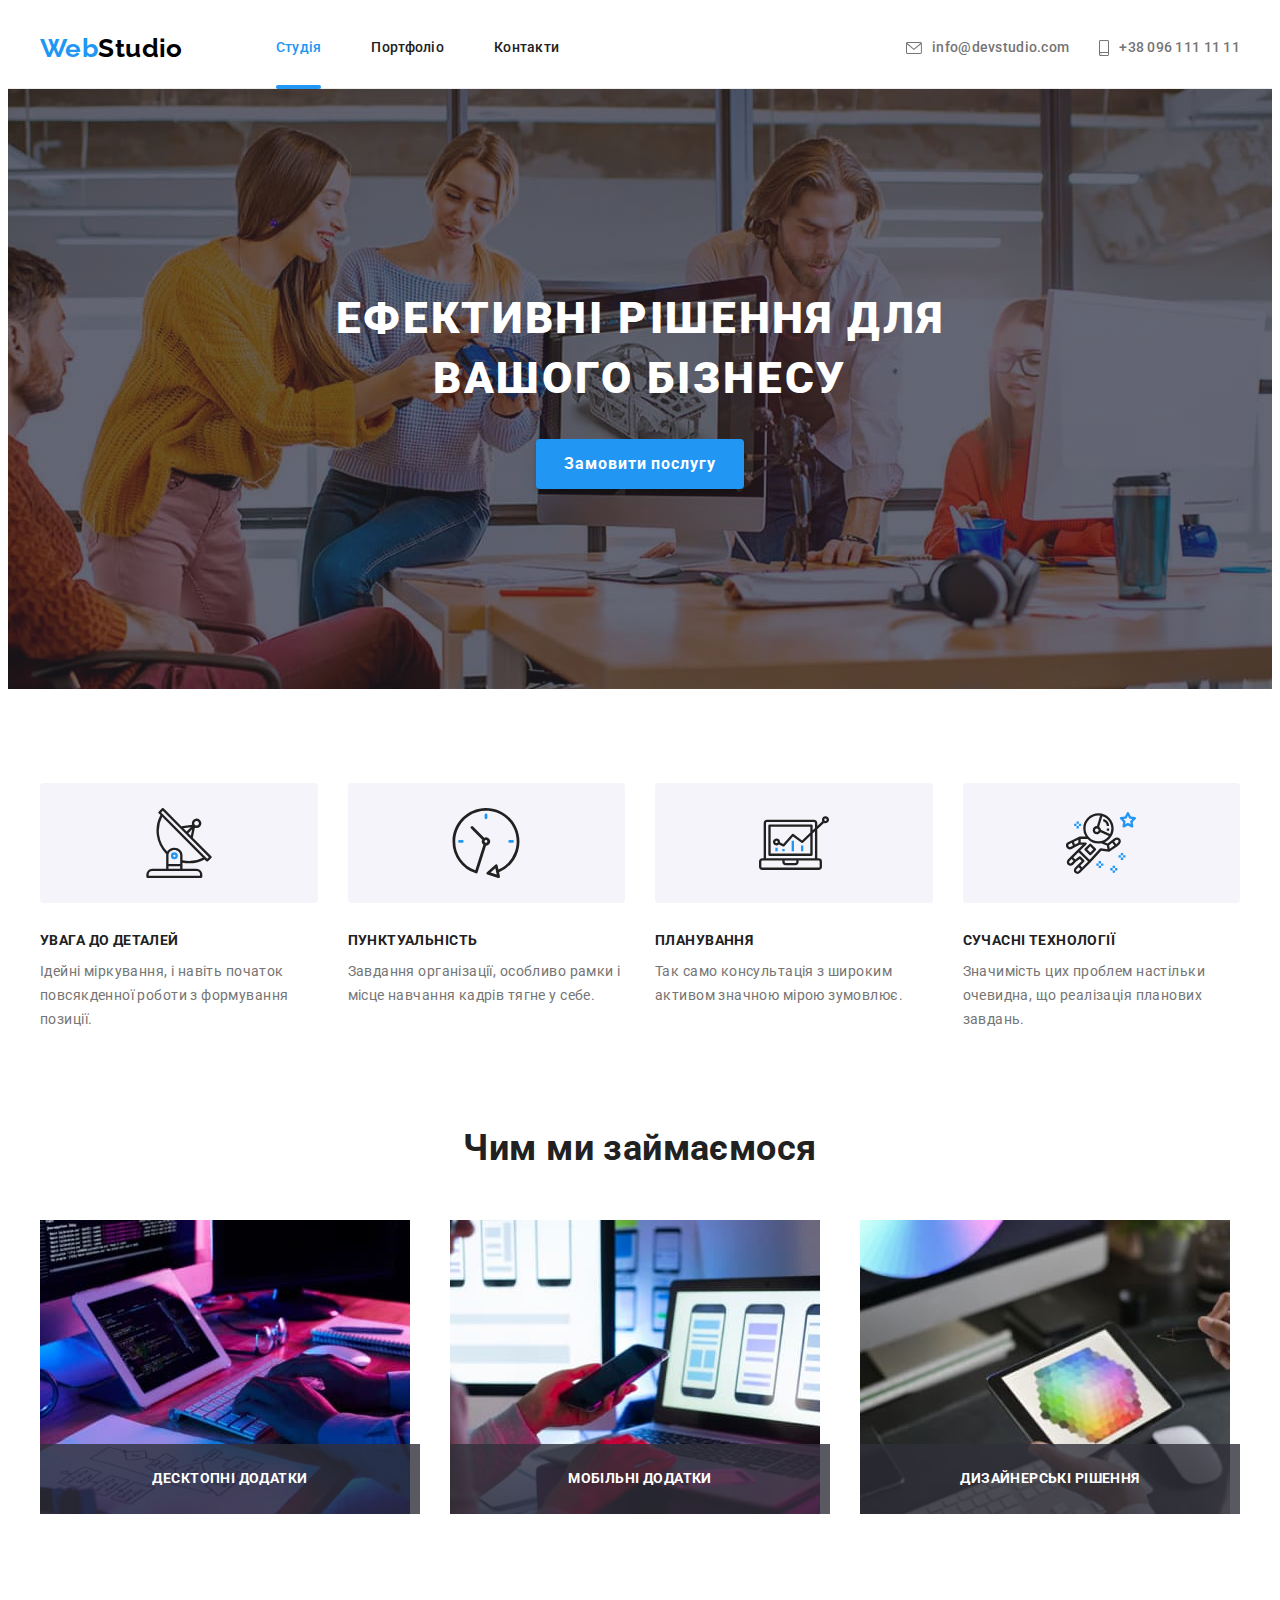
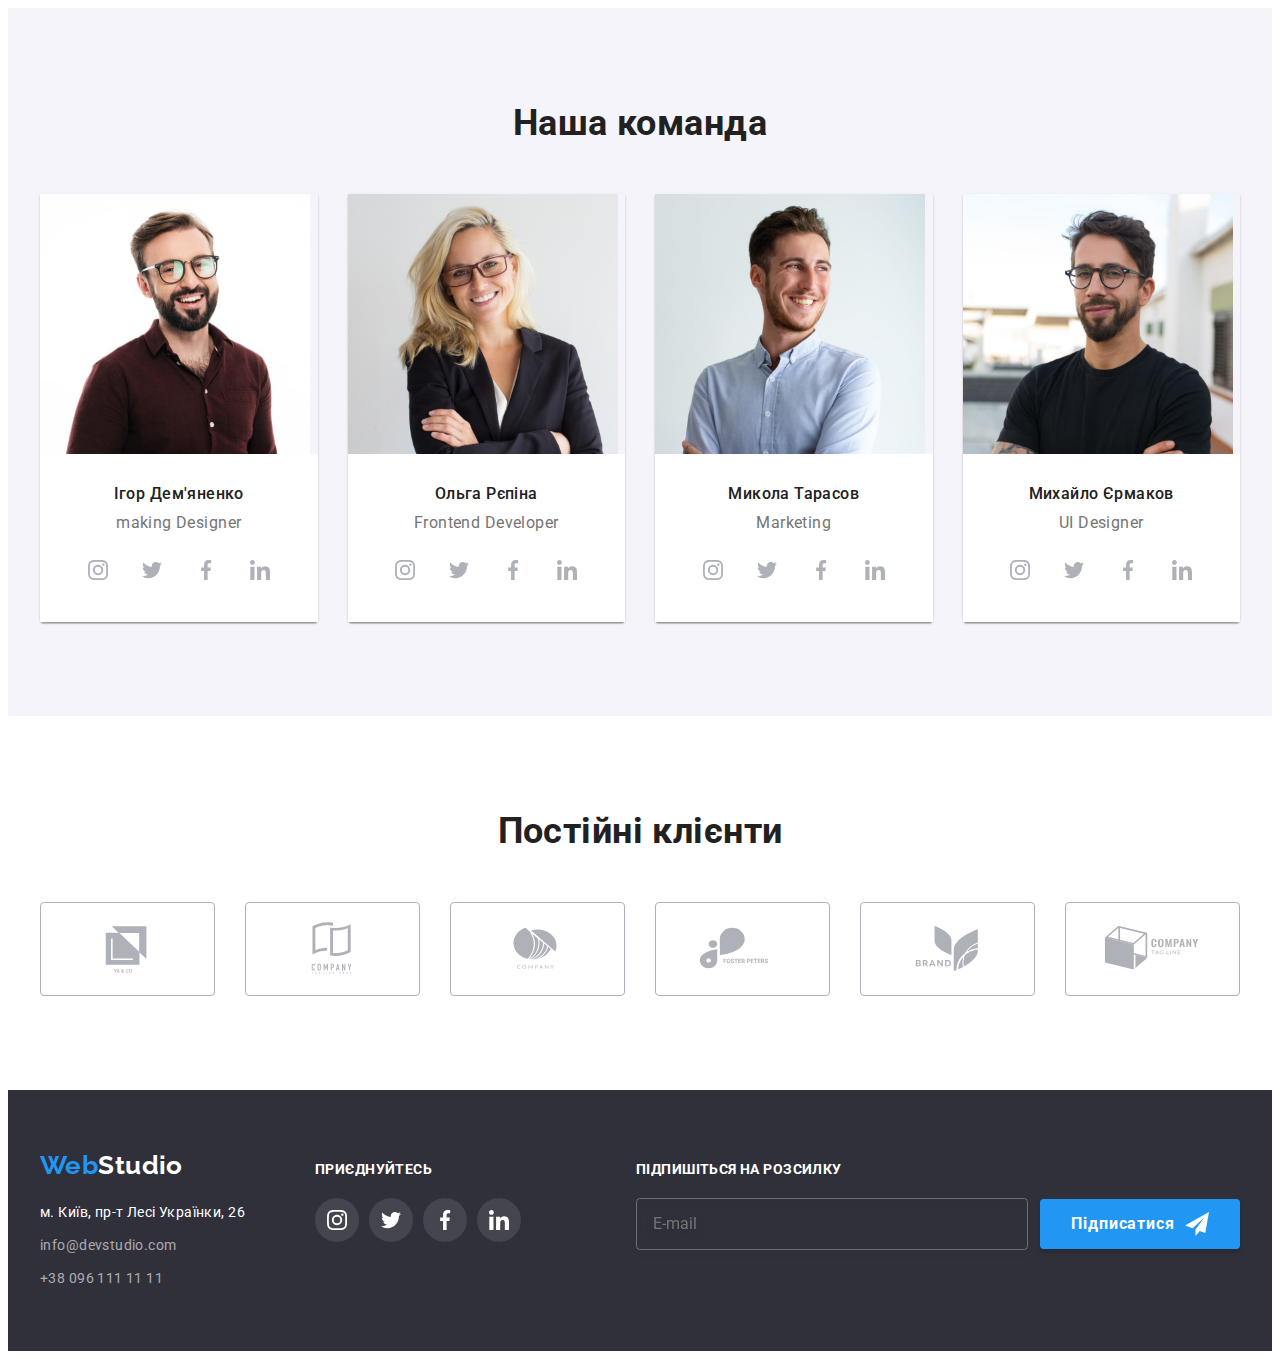
<file: index.html>
<!DOCTYPE html>
<html lang="uk">

<head>
  <meta charset="UTF-8" />
  <meta http-equiv="X-UA-Compatible" content="IE=edge" />
  <meta name="viewport" content="width=device-width, initial-scale=1.0" />
  <title>WebStudio</title>
  <link rel="preconnect" href="https://fonts.googleapis.com" />
  <link rel="preconnect" href="https://fonts.gstatic.com" crossorigin />
  <link href="https://fonts.googleapis.com/css2?family=Raleway:wght@700&family=Roboto:wght@400;500;700;900&display=swap"
    rel="stylesheet" />
  <link rel="stylesheet" href="https://cdnjs.cloudflare.com/ajax/libs/modern-normalize/1.1.0/modern-normalize.min.css"
    integrity="sha512-wpPYUAdjBVSE4KJnH1VR1HeZfpl1ub8YT/NKx4PuQ5NmX2tKuGu6U/JRp5y+Y8XG2tV+wKQpNHVUX03MfMFn9Q=="
    crossorigin="anonymous" referrerpolicy="no-referrer" />
  <link rel="stylesheet" href="./css/main.min.css" />
</head>

<body>
  <!--Header section-->
  <header class="header">
    <div class="header__container container">
      <a class="header__logo logo link" href="index.html">Web<span class="logo logo--dark">Studio</span></a>
      <nav class="nav">
        <ul class="nav__list">
          <li class="nav__item">
            <a class="nav__link nav__link--current" href="index.html">Студія</a>
          </li>
          <li class="nav__item"><a class="nav__link" href="./portfolio.html">Портфоліо</a></li>
          <li class="nav__item"><a class="nav__link" href="">Контакти</a></li>
        </ul>
      </nav>
      <ul class="contact header__contact">
        <li class="contact__item">
          <a class="contact-link header__contact-link" href="mailto:info@devstudio.com">
            <svg width="16" height="12">
              <use href="./images/icons/symbol-defs.svg#envelope"></use>
            </svg>
            info@devstudio.com</a>
        </li>
        <li class="contact__item">
          <a class="contact-link header__contact-link" href="tel:+380961111111">
            <svg width="10" height="16">
              <use href="./images/icons/symbol-defs.svg#smartphone"></use>
            </svg>
            +38 096 111 11 11</a>
        </li>
      </ul>
    </div>
  </header>
  <!--Main section-->
  <main>
    <!--Hero section-->
    <section class="hero">
      <div class="container">
        <h1 class="hero__title">Ефективні рішення для вашого бізнесу</h1>
        <button class="btn btn-studio" type="button" data-modal-open>Замовити послугу</button>
      </div>
    </section>
    <!--Features section-->
    <section class="features">
      <div class="container">
        <h2 class="visually-hidden">Особенности</h2>
        <ul class="features__list card-set">
          <li class="advantage card-item">
            <div class="advantage__icon">
              <svg width="70" height="70">
                <use href="./images/icons/symbol-defs.svg#antenna"></use>
              </svg>
            </div>
            <h3 class="advantage__subtitle">Увага до деталей</h3>
            <p class="advantage__txt">
              Ідейні міркування, і навіть початок повсякденної роботи з формування позиції.
            </p>
          </li>
          <li class="card-item advantage">
            <div class="advantage__icon">
              <svg width="70" height="70">
                <use href="./images/icons/symbol-defs.svg#clock"></use>
              </svg>
            </div>
            <h3 class="advantage__subtitle">Пунктуальність</h3>
            <p class="advantage__txt">
              Завдання організації, особливо рамки і місце навчання кадрів тягне у себе.
            </p>
          </li>
          <li class="card-item advantage">
            <div class="advantage__icon">
              <svg width="70" height="70">
                <use href="./images/icons/symbol-defs.svg#diagram"></use>
              </svg>
            </div>
            <h3 class="advantage__subtitle">Планування</h3>
            <p class="advantage__txt">
              Так само консультація з широким активом значною мірою зумовлює.
            </p>
          </li>
          <li class="card-item advantage">
            <div class="advantage__icon features__icon">
              <svg width="70" height="70">
                <use href="./images/icons/symbol-defs.svg#astronaut"></use>
              </svg>
            </div>
            <h3 class="advantage__subtitle features__subtitle">Сучасні технології</h3>
            <p class="advantage__txt">
              Значимість цих проблем настільки очевидна, що реалізація планових завдань.
            </p>
          </li>
        </ul>
      </div>
    </section>
    <!--About section-->
    <section class="about">
      <div class="container">
        <h2 class="about__title">Чим ми займаємося</h2>
        <ul class="about__list card-set">
          <li class="card-item making">
            <img class="img" src="./images/about/creating.jpg" alt="Момент создания веб приложения." width="370"
              height="294" />
            <p class="making__txt">Десктопні додатки</p>
          </li>
          <li class="card-item making">
            <img class="img" src="./images/about/mobile.jpg" alt="Момент содания мобильного приложения." width="370"
              height="294" />
            <p class="making__txt">Мобільні додатки</p>
          </li>
          <li class="card-item making">
            <img class="img" src="./images/about/design.jpg" alt="Момент дизайнерской работы." width="370"
              height="294" />
            <p class="making__txt">Дизайнерські рішення</p>
          </li>
        </ul>
      </div>
    </section>
    <!--Team section-->
    <section class="team">
      <div class="container">
        <h2 class="team__title">Наша команда</h2>
        <ul class="team__list card-set">
          <li class="card-item team-member">
            <img class="img" src="./images/team/ihor.jpg" alt="Игорь Демьяненко" width="270" height="260" />
            <div class="team-member__content">
              <h3 class="team-member__subtitle">Ігор Дем'яненко</h3>
              <p class="team-member__txt" lang="en">making Designer</p>
              <ul class="social">
                <li>
                  <a class="social__link social__link--light-bg" href="" target="_blank" rel="noopener noreferrer"
                    aria-label="Иконка Instagram">
                    <svg width="20" height="20">
                      <use href="./images/icons/symbol-defs.svg#instagram"></use>
                    </svg>
                  </a>
                </li>
                <li>
                  <a class="social__link social__link--light-bg" href="" target="_blank" rel="noopener noreferrer"
                    aria-label="Иконка Twitter">
                    <svg width="20" height="20">
                      <use href="./images/icons/symbol-defs.svg#twitter"></use>
                    </svg>
                  </a>
                </li>
                <li>
                  <a class="social__link social__link--light-bg" href="" target="_blank" rel="noopener noreferrer"
                    aria-label="Иконка Facebook">
                    <svg width="20" height="20">
                      <use href="./images/icons/symbol-defs.svg#facebook"></use>
                    </svg>
                  </a>
                </li>
                <li>
                  <a class="social__link social__link--light-bg" href="" target="_blank" rel="noopener noreferrer"
                    aria-label="Иконка Linkedin">
                    <svg width="20" height="20">
                      <use href="./images/icons/symbol-defs.svg#linkedin"></use>
                    </svg>
                  </a>
                </li>
              </ul>
            </div>
          </li>
          <li class="card-item team-member">
            <img class="img" src="./images/team/olga.jpg" alt="Ольга Репина" width="270" height="260" />
            <div class="team-member__content">
              <h3 class="team-member__subtitle">Ольга Рєпіна</h3>
              <p class="team-member__txt" lang="en">Frontend Developer</p>
              <ul class="social">
                <li>
                  <a class="social__link social__link--light-bg" href="" target="_blank" rel="noopener noreferrer"
                    aria-label="Иконка Instagram">
                    <svg width="20" height="20">
                      <use href="./images/icons/symbol-defs.svg#instagram"></use>
                    </svg>
                  </a>
                </li>
                <li>
                  <a class="social__link social__link--light-bg" href="" target="_blank" rel="noopener noreferrer"
                    aria-label="Иконка Twitter">
                    <svg width="20" height="20">
                      <use href="./images/icons/symbol-defs.svg#twitter"></use>
                    </svg>
                  </a>
                </li>
                <li>
                  <a class="social__link social__link--light-bg" href="" target="_blank" rel="noopener noreferrer"
                    aria-label="Иконка Facebook">
                    <svg width="20" height="20">
                      <use href="./images/icons/symbol-defs.svg#facebook"></use>
                    </svg>
                  </a>
                </li>
                <li>
                  <a class="social__link social__link--light-bg" href="" target="_blank" rel="noopener noreferrer"
                    aria-label="Иконка Linkedin">
                    <svg width="20" height="20">
                      <use href="./images/icons/symbol-defs.svg#linkedin"></use>
                    </svg>
                  </a>
                </li>
              </ul>
            </div>
          </li>
          <li class="card-item team-member">
            <img class="img" src="./images/team/nikolay.jpg" alt="Николай Тарасов" width="270" height="260" />
            <div class="team-member__content">
              <h3 class="team-member__subtitle">Микола Тарасов</h3>
              <p class="team-member__txt" lang="en">Marketing</p>
              <ul class="social">
                <li>
                  <a class="social__link social__link--light-bg" href="" target="_blank" rel="noopener noreferrer"
                    aria-label="Иконка Instagram">
                    <svg width="20" height="20">
                      <use href="./images/icons/symbol-defs.svg#instagram"></use>
                    </svg>
                  </a>
                </li>
                <li>
                  <a class="social__link social__link--light-bg" href="" target="_blank" rel="noopener noreferrer"
                    aria-label="Иконка Twitter">
                    <svg width="20" height="20">
                      <use href="./images/icons/symbol-defs.svg#twitter"></use>
                    </svg>
                  </a>
                </li>
                <li>
                  <a class="social__link social__link--light-bg" href="" target="_blank" rel="noopener noreferrer"
                    aria-label="Иконка Facebook">
                    <svg width="20" height="20">
                      <use href="./images/icons/symbol-defs.svg#facebook"></use>
                    </svg>
                  </a>
                </li>
                <li>
                  <a class="social__link social__link--light-bg" href="" target="_blank" rel="noopener noreferrer"
                    aria-label="Иконка Linkedin">
                    <svg width="20" height="20">
                      <use href="./images/icons/symbol-defs.svg#linkedin"></use>
                    </svg>
                  </a>
                </li>
              </ul>
            </div>
          </li>
          <li class="card-item team-member">
            <img class="img" src="./images/team/mihail.jpg" alt="Михаил Ермаков" width="270" height="260" />
            <div class="team-member__content">
              <h3 class="team-member__subtitle">Михайло Єрмаков</h3>
              <p class="team-member__txt" lang="en">UI Designer</p>
              <ul class="social">
                <li>
                  <a class="social__link social__link--light-bg" href="" target="_blank" rel="noopener noreferrer"
                    aria-label="Иконка Instagram">
                    <svg width="20" height="20">
                      <use href="./images/icons/symbol-defs.svg#instagram"></use>
                    </svg>
                  </a>
                </li>
                <li>
                  <a class="social__link social__link--light-bg" href="" target="_blank" rel="noopener noreferrer"
                    aria-label="Иконка Twitter">
                    <svg width="20" height="20">
                      <use href="./images/icons/symbol-defs.svg#twitter"></use>
                    </svg>
                  </a>
                </li>
                <li>
                  <a class="social__link social__link--light-bg" href="" target="_blank" rel="noopener noreferrer"
                    aria-label="Иконка Facebook">
                    <svg width="20" height="20">
                      <use href="./images/icons/symbol-defs.svg#facebook"></use>
                    </svg>
                  </a>
                </li>
                <li>
                  <a class="social__link social__link--light-bg" href="" target="_blank" rel="noopener noreferrer"
                    aria-label="Иконка Linkedin">
                    <svg width="20" height="20">
                      <use href="./images/icons/symbol-defs.svg#linkedin"></use>
                    </svg>
                  </a>
                </li>
              </ul>
            </div>
          </li>
        </ul>
      </div>
    </section>
    <!--Clients section-->
    <section class="clients">
      <div class="container">
        <h2 class="clients__title">Постійні клієнти</h2>
        <ul class="clients__list card-set">
          <li class="card-item">
            <a class="clients__link" href="" target="_blank" rel="noopener noreferrer" aria-label="Логотип компании">
              <svg width="106" height="60">
                <use href="./images/icons/symbol-defs.svg#logo1"></use>
              </svg>
            </a>
          </li>
          <li class="card-item">
            <a class="clients__link" href="" target="_blank" rel="noopener noreferrer" aria-label="Логотип компании">
              <svg width="106" height="60">
                <use href="./images/icons/symbol-defs.svg#logo2"></use>
              </svg>
            </a>
          </li>
          <li class="card-item">
            <a class="clients__link" href="" target="_blank" rel="noopener noreferrer" aria-label="Логотип компании">
              <svg width="106" height="60">
                <use href="./images/icons/symbol-defs.svg#logo3"></use>
              </svg>
            </a>
          </li>
          <li class="card-item">
            <a class="clients__link" href="" target="_blank" rel="noopener noreferrer" aria-label="Логотип компании">
              <svg width="106" height="60">
                <use href="./images/icons/symbol-defs.svg#logo4"></use>
              </svg>
            </a>
          </li>
          <li class="card-item">
            <a class="clients__link" href="" target="_blank" rel="noopener noreferrer" aria-label="Логотип компании">
              <svg width="106" height="60">
                <use href="./images/icons/symbol-defs.svg#logo5"></use>
              </svg>
            </a>
          </li>
          <li class="card-item">
            <a class="clients__link" href="" target="_blank" rel="noopener noreferrer" aria-label="Логотип компании">
              <svg width="106" height="60">
                <use href="./images/icons/symbol-defs.svg#logo6"></use>
              </svg>
            </a>
          </li>
        </ul>
      </div>
    </section>
  </main>
  <!--Footer section-->
  <footer class="footer">
    <div class="container footer__container">
      <div class="footer__item">
        <a class="logo footer__logo" href="index.html">Web<span class="logo logo--light">Studio</span></a>
        <address class="address">
          <ul class="address__list">
            <li class="address__item">
              <a class="address__link" href="https://goo.gl/maps/q22Q8NdrUK39xDqd7" target="_blank"
                rel="noopener noreferrer">м. Київ, пр-т Лесі Українки, 26</a>
            </li>
            <li class="address__item">
              <ul class="contact address__contact">
                <li class="contact__item">
                  <a class="contact-link" href="mailto:info@devstudio.com">info@devstudio.com</a>
                </li>
                <li class="contact__item">
                  <a class="contact-link" href="tel:+380961111111">+38 096 111 11 11</a>
                </li>
              </ul>
            </li>
          </ul>
        </address>
      </div>
      <div class="joining footer__item">
        <h2 class="joining__title">Приєднуйтесь</h2>
        <ul class="social">
          <li>
            <a class="social__link social__link--dark-bg" href="" target="_blank" rel="noopener noreferrer"
              aria-label="Иконка Instagram">
              <svg width="20" height="20">
                <use href="./images/icons/symbol-defs.svg#instagram"></use>
              </svg>
            </a>
          </li>
          <li>
            <a class="social__link social__link--dark-bg" href="" target="_blank" rel="noopener noreferrer"
              aria-label="Иконка Twitter">
              <svg width="20" height="20">
                <use href="./images/icons/symbol-defs.svg#twitter"></use>
              </svg>
            </a>
          </li>
          <li>
            <a class="social__link social__link--dark-bg" href="" target="_blank" rel="noopener noreferrer"
              aria-label="Иконка Facebook">
              <svg width="20" height="20">
                <use href="./images/icons/symbol-defs.svg#facebook"></use>
              </svg>
            </a>
          </li>
          <li>
            <a class="social__link social__link--dark-bg" href="" target="_blank" rel="noopener noreferrer"
              aria-label="Иконка Linkedin">
              <svg width="20" height="20">
                <use href="./images/icons/symbol-defs.svg#linkedin"></use>
              </svg>
            </a>
          </li>
        </ul>
      </div>
      <div class="subscription footer__item">
        <h2 class="subscription__title">Підпишіться на розсилку</h2>
        <form class="subscription__form">
          <label>
            <input class="subscription__input" type="email" name="email" placeholder="E-mail" required />
          </label>
          <button class="btn btn-studio" type="submit">
            <span>Підписатися</span>
            <svg class="subscription__icon" width="24" height="24">
              <use href="./images/icons/symbol-defs.svg#icon-send"></use>
            </svg>
          </button>
        </form>
      </div>
    </div>
  </footer>
  <!--Modal window -->
  <div class="backdrop is-hidden" data-modal>
    <div class="modal">
      <button class="close-btn modal__close-btn" data-modal-close>
        <svg class="close-btn__icon" width="18" height="18">
          <use href="./images/icons/symbol-defs.svg#modal-close"></use>
        </svg>
      </button>
      <form class="modal__form">
        <strong class="modal__title">Залиште свої дані, ми вам передзвонимо</strong>
        <div class="modal__group" role="group">
          <label class="modal__label">
            <span class="modal__desc">Ім'я</span>
            <span class="modal__input-group">
              <input class="modal__input user-data" type="text" name="username" placeholder=" " required>
              <svg class="modal__icon" width="18" height="18">
                <use href="./images/icons/symbol-defs.svg#person-modal"></use>
              </svg>
            </span>
          </label>
          <label class="modal__label">
            <span class="modal__desc">Телефон</span>
            <span class="modal__input-group">
              <input class="modal__input user-data" type="tel" name="phone-number" placeholder=" " required>
              <svg class="modal__icon" width="18" height="18">
                <use href="./images/icons/symbol-defs.svg#phone-modal"></use>
              </svg>
            </span>
          </label>
          <label class="modal__label">
            <span class="modal__desc">Пошта</span>
            <span class="modal__input-group">
              <input class="modal__input user-data" type="email" name="email" placeholder=" " required>
              <svg class="modal__icon" width="18" height="18">
                <use href="./images/icons/symbol-defs.svg#email-modal"></use>
              </svg>
            </span>
          </label>
          <label class="modal__label">
            <span class="modal__desc">Коментар</span>
            <textarea class="modal__input user-comment" rows="5" placeholder="Введіть текст"></textarea>
          </label>
        </div>
        <label class="modal__agreement-label">
          <input class="modal__agreement-input visually-hidden" type="checkbox" name="agreement">
          <svg class="modal__agreement" width="16" height="15">
            <use class="modal__icon-check" href="./images/icons/symbol-defs.svg#check-icon"></use>
            <use class="modal__icon-agreement" href="./images/icons/symbol-defs.svg#agreement-icon"></use>
          </svg>
          <span class="modal__agreement-txt">Погоджуюся з розсилкою та приймаю
            <a class="modal__link" href="" target=" _blank" rel="noopener noreferrer">Умови договору</a>
          </span>
        </label>
        <button class="btn btn-studio modal__btn" type="submit">Відправити</button>
      </form>
    </div>
  </div>

  <script src="./js/modal.js"></script>
</body>

</html>
</file>
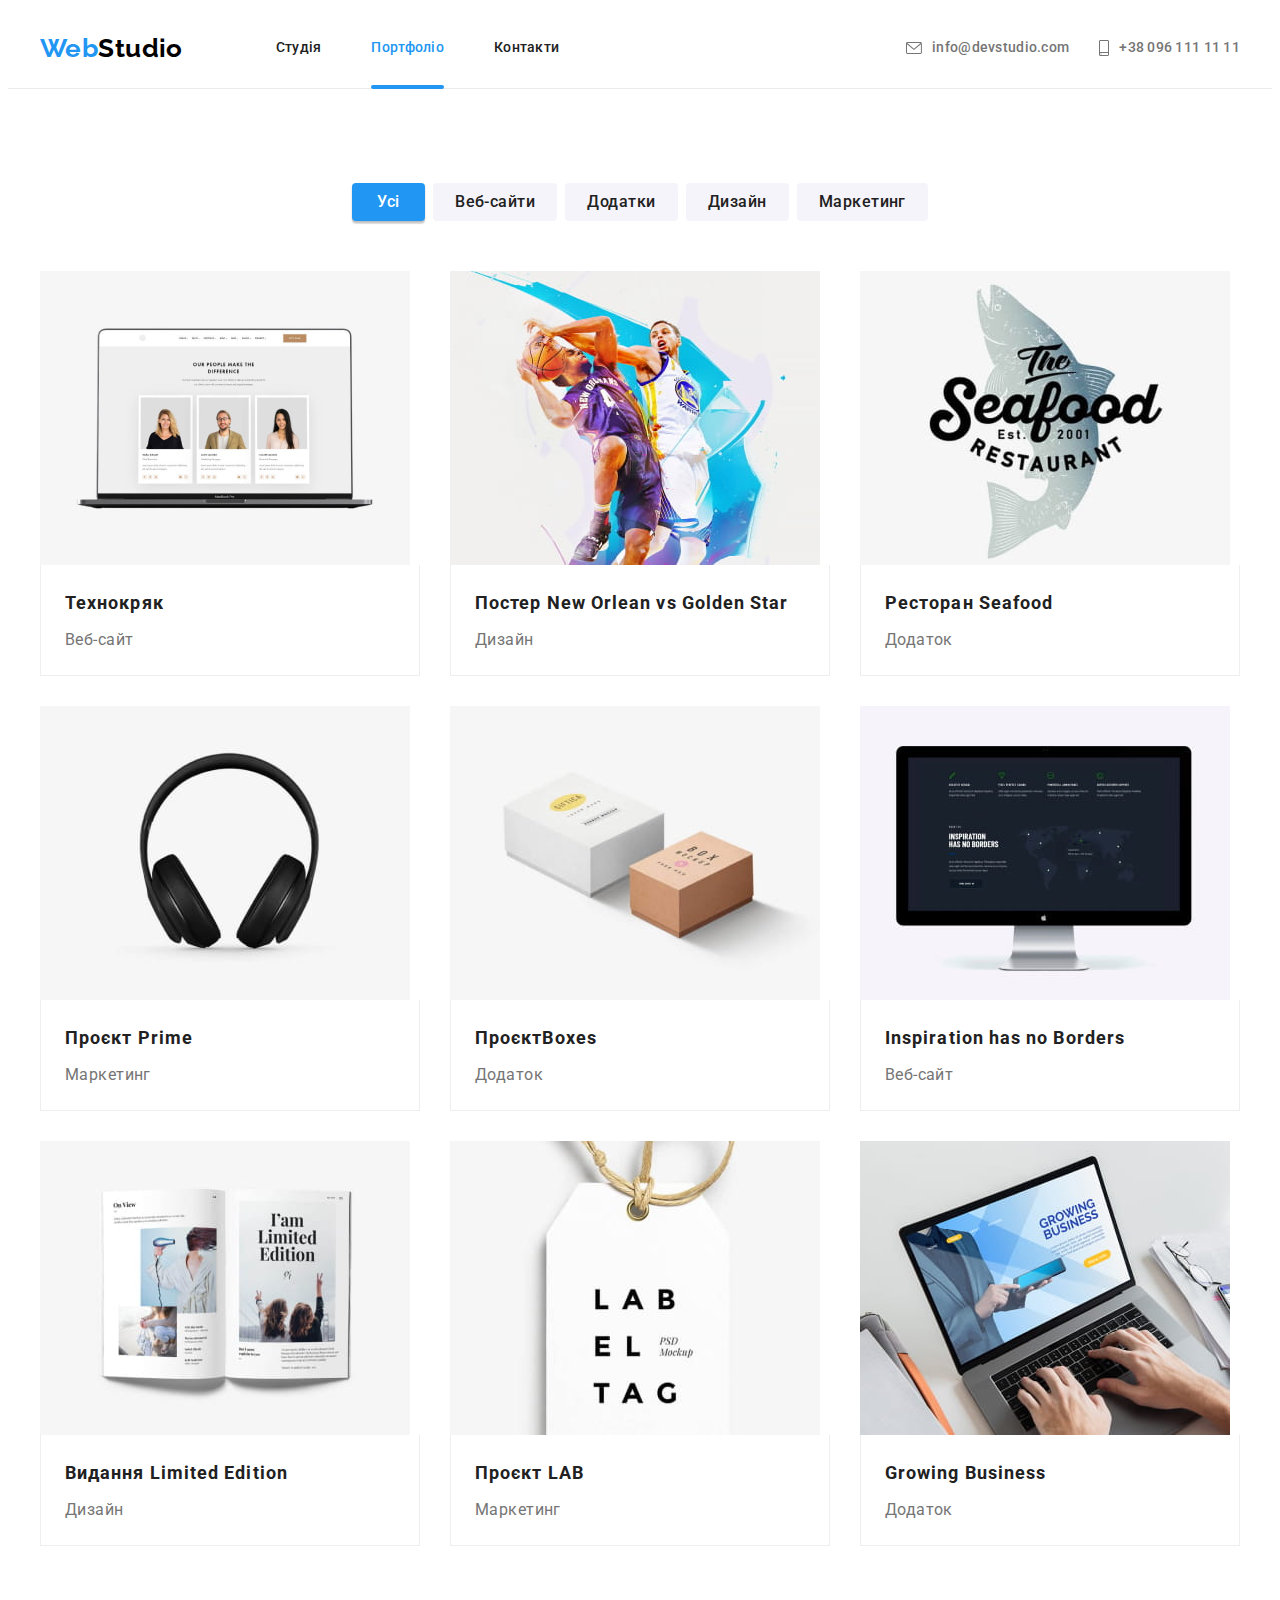
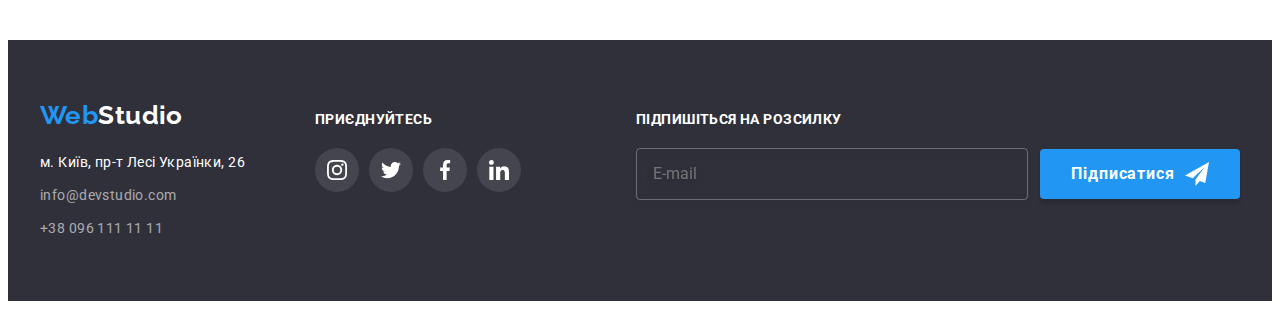
<file: portfolio.html>
<!DOCTYPE html>
<html lang="uk">

<head>
    <meta charset="UTF-8" />
    <meta http-equiv="X-UA-Compatible" content="IE=edge" />
    <meta name="viewport" content="width=device-width, initial-scale=1.0" />
    <title>Portfolio</title>
    <link rel="preconnect" href="https://fonts.googleapis.com" />
    <link rel="preconnect" href="https://fonts.gstatic.com" crossorigin />
    <link
        href="https://fonts.googleapis.com/css2?family=Raleway:wght@700&family=Roboto:wght@400;500;700;900&display=swap"
        rel="stylesheet" />
    <link rel="stylesheet" href="https://cdnjs.cloudflare.com/ajax/libs/modern-normalize/1.1.0/modern-normalize.min.css"
        integrity="sha512-wpPYUAdjBVSE4KJnH1VR1HeZfpl1ub8YT/NKx4PuQ5NmX2tKuGu6U/JRp5y+Y8XG2tV+wKQpNHVUX03MfMFn9Q=="
        crossorigin="anonymous" referrerpolicy="no-referrer" />
    <link rel="stylesheet" href="./css/main.min.css" />
</head>

<body>
    <!--Header section-->
    <header class="header">
        <div class="header__container container">
            <a class="header__logo logo" href="index.html">Web<span class="logo logo--dark">Studio</span></a>
            <nav class="nav">
                <ul class="nav__list">
                    <li class="nav__item">
                        <a class="nav__link" href="index.html">Студія</a>
                    </li>
                    <li class="nav__item"><a class="nav__link nav__link--current" href="./portfolio.html">Портфоліо</a>
                    </li>
                    <li class="nav__item"><a class="nav__link" href="">Контакти</a></li>
                </ul>
            </nav>
            <ul class="contact header__contact">
                <li class="contact__item">
                    <a class="contact-link header__contact-link" href="mailto:info@devstudio.com">
                        <svg width="16" height="12">
                            <use href="./images/icons/symbol-defs.svg#envelope"></use>
                        </svg>
                        info@devstudio.com</a>
                </li>
                <li class="contact__item">
                    <a class="contact-link header__contact-link" href="tel:+380961111111">
                        <svg width="10" height="16">
                            <use href="./images/icons/symbol-defs.svg#smartphone"></use>
                        </svg>
                        +38 096 111 11 11</a>
                </li>
            </ul>
        </div>
    </header>
    <!--Main section-->
    <main>
        <section class="portfolio">
            <div class="container">
                <h1 class="visually-hidden">Портфоліо</h1>
                <ul class="portfolio__btn-list">
                    <li><button class="btn portfolio__btn portfolio__btn--active" type="button">Усі</button></li>
                    <li><button class="btn portfolio__btn" type="button">Веб-сайти</button></li>
                    <li><button class="btn portfolio__btn" type="button">Додатки</button></li>
                    <li><button class="btn portfolio__btn" type="button">Дизайн</button></li>
                    <li><button class="btn portfolio__btn" type="button">Маркетинг</button></li>
                </ul>
                <ul class="portfolio__list card-set">
                    <li class="card-item product">
                        <a class="product__link" href="https://www.google.com/" target="_blank"
                            rel="noopener noreferrer">
                            <div class="product__card-box">
                                <img class="img" src="./images/portfolio/tehnohryak.jpg"
                                    alt="Ноутбук с открытым сайтом на экране" width="370" />
                                <div class="overlay product__overlay">
                                    <p>
                                        Ресурс пропонує комплексні пропозиції з різним рівнем функціоналу та сервісів.
                                        Все це дозволить відвідувачу отримати
                                        вичерпні відомості про компанію чи приватну особу.
                                    </p>
                                </div>
                            </div>
                            <div class="product__content">
                                <h2 class="product__title">Технокряк</h2>
                                <p class="product__txt">Веб-сайт</p>
                            </div>
                        </a>
                    </li>
                    <li class="card-item product">
                        <a class="product__link" href="https://www.google.com/" target=" _blank"
                            rel="noopener noreferrer">
                            <div class="product__card-box">
                                <img class="img" src="./images/portfolio/basketball.jpg"
                                    alt="Противостояние двух баскетбольных игроков" width="370" />
                                <div class="overlay product__overlay">
                                    <p>
                                        Ресурс пропонує комплексні пропозиції з різним рівнем функціоналу та сервісів.
                                        Все це дозволить відвідувачу отримати
                                        вичерпні відомості про компанію чи приватну особу.
                                    </p>
                                </div>
                            </div>
                            <div class="product__content">
                                <h2 class="product__title">
                                    Постер <span lang="en">New Orlean vs Golden Star</span>
                                </h2>
                                <p class="product__txt">Дизайн</p>
                            </div>
                        </a>
                    </li>
                    <li class="card-item product">
                        <a class="product__link" href="https://www.google.com/" target=" _blank"
                            rel="noopener noreferrer">
                            <div class="product__card-box">
                                <img class="img" src="./images/portfolio/restaurant.jpg" alt="Логотип ресторана"
                                    width="370" />
                                <div class="overlay product__overlay">
                                    <p>
                                        Ресурс пропонує комплексні пропозиції з різним рівнем функціоналу та сервісів.
                                        Все це дозволить відвідувачу отримати
                                        вичерпні відомості про компанію чи приватну особу.
                                    </p>
                                </div>
                            </div>
                            <div class="product__content">
                                <h2 class="product__title">Ресторан <span lang="en">Seafood</span></h2>
                                <p class="product__txt">Додаток</p>
                            </div>
                        </a>
                    </li>
                    <li class="card-item product">
                        <a class="product__link" href="https://www.google.com/" target=" _blank"
                            rel="noopener noreferrer">
                            <div class="product__card-box">
                                <img class="img" src="./images/portfolio/prime.jpg" alt="Наушники" width="370" />
                                <div class="overlay product__overlay">
                                    <p>
                                        Ресурс пропонує комплексні пропозиції з різним рівнем функціоналу та сервісів.
                                        Все це дозволить відвідувачу отримати
                                        вичерпні відомості про компанію чи приватну особу.
                                    </p>
                                </div>
                            </div>
                            <div class="product__content">
                                <h2 class="product__title">Проєкт <span lang="en">Prime</span></h2>
                                <p class="product__txt">Маркетинг</p>
                            </div>
                        </a>
                    </li>
                    <li class="card-item product">
                        <a class="product__link" href="" target=" _blank" rel="noopener noreferrer">
                            <div class="product__card-box">
                                <img class="img" src="./images/portfolio/boxes.jpg" alt="Две коробки с надписями"
                                    width="370" />
                                <div class="overlay product__overlay">
                                    <p>
                                        Ресурс пропонує комплексні пропозиції з різним рівнем функціоналу та сервісів.
                                        Все це дозволить відвідувачу отримати
                                        вичерпні відомості про компанію чи приватну особу.
                                    </p>
                                </div>
                            </div>
                            <div class="product__content">
                                <h2 class="product__title">Проєкт<span lang="en">Boxes</span></h2>
                                <p class="product__txt">Додаток</p>
                            </div>
                        </a>
                    </li>
                    <li class="card-item product">
                        <a class="product__link" href="https://www.google.com/" target=" _blank"
                            rel="noopener noreferrer">
                            <div class="product__card-box">
                                <img class="img" src="./images/portfolio/inspiration.jpg"
                                    alt="Монитор с открытым сайтом на экране" width="370" />
                                <div class="overlay product__overlay">
                                    <p>
                                        Ресурс пропонує комплексні пропозиції з різним рівнем функціоналу та сервісів.
                                        Все це дозволить відвідувачу отримати
                                        вичерпні відомості про компанію чи приватну особу.
                                    </p>
                                </div>
                            </div>
                            <div class="product__content">
                                <h2 class="product__title" lang="en">Inspiration has no Borders</h2>
                                <p class="product__txt">Веб-сайт</p>
                            </div>
                        </a>
                    </li>
                    <li class="card-item product">
                        <a class="product__link" href="https://www.google.com/" target=" _blank"
                            rel="noopener noreferrer">
                            <div class="product__card-box">
                                <img class="img" src="./images/portfolio/edition.jpg" alt="Открытое книжное издание"
                                    width="370" />
                                <div class="overlay product__overlay">
                                    <p>
                                        Ресурс пропонує комплексні пропозиції з різним рівнем функціоналу та сервісів.
                                        Все це дозволить відвідувачу отримати
                                        вичерпні відомості про компанію чи приватну особу.
                                    </p>
                                </div>
                            </div>
                            <div class="product__content">
                                <h2 class="product__title">
                                    Видання <span lang="en">Limited Edition</span>
                                </h2>
                                <p class="product__txt">Дизайн</p>
                            </div>
                        </a>
                    </li>
                    <li class="card-item product">
                        <a class="product__link" href="https://www.google.com/" target=" _blank"
                            rel="noopener noreferrer">
                            <div class="product__card-box">
                                <img class="img" src="./images/portfolio/lab.jpg" alt="Этикетка" width="370" />
                                <div class="overlay product__overlay">
                                    <p>
                                        Ресурс пропонує комплексні пропозиції з різним рівнем функціоналу та сервісів.
                                        Все це дозволить відвідувачу отримати
                                        вичерпні відомості про компанію чи приватну особу.
                                    </p>
                                </div>
                            </div>
                            <div class="product__content">
                                <h2 class="product__title">Проєкт <span lang="en">LAB</span></h2>
                                <p class="product__txt">Маркетинг</p>
                            </div>
                        </a>
                    </li>
                    <li class="card-item product">
                        <a class="product__link" href="https://www.google.com/" target=" _blank"
                            rel="noopener noreferrer">
                            <div class="product__card-box">
                                <img class="img" src="./images/portfolio/business.jpg" alt="Момент работы в приложении"
                                    width="370" />
                                <div class="overlay product__overlay">
                                    <p>
                                        Ресурс пропонує комплексні пропозиції з різним рівнем функціоналу та сервісів.
                                        Все це дозволить відвідувачу отримати
                                        вичерпні відомості про компанію чи приватну особу.
                                    </p>
                                </div>
                            </div>
                            <div class="product__content">
                                <h2 class="product__title" lang="en">Growing Business</h2>
                                <p class="product__txt">Додаток</p>
                            </div>
                        </a>
                    </li>
                </ul>
            </div>
        </section>
    </main>
    <!--Footer section-->
    <footer class="footer">
        <div class="container footer__container">
            <div class="footer__item">
                <a class="logo footer__logo" href="index.html">Web<span class="logo logo--light">Studio</span></a>
                <address class="address">
                    <ul class="address__list">
                        <li class="address__item">
                            <a class="address__link" href="https://goo.gl/maps/q22Q8NdrUK39xDqd7" target="_blank"
                                rel="noopener noreferrer">м. Київ, пр-т Лесі Українки, 26</a>
                        </li>
                        <li class="address__item">
                            <ul class="contact address__contact">
                                <li class="contact__item">
                                    <a class="contact-link" href="mailto:info@devstudio.com">info@devstudio.com</a>
                                </li>
                                <li class="contact__item">
                                    <a class="contact-link" href="tel:+380961111111">+38 096 111 11 11</a>
                                </li>
                            </ul>
                        </li>
                    </ul>
                </address>
            </div>
            <div class="joining footer__item">
                <h2 class="joining__title">Приєднуйтесь</h2>
                <ul class="social">
                    <li>
                        <a class="social__link social__link--dark-bg" href="" target="_blank" rel="noopener noreferrer"
                            aria-label="Иконка Instagram">
                            <svg width="20" height="20">
                                <use href="./images/icons/symbol-defs.svg#instagram"></use>
                            </svg>
                        </a>
                    </li>
                    <li>
                        <a class="social__link social__link--dark-bg" href="" target="_blank" rel="noopener noreferrer"
                            aria-label="Иконка Twitter">
                            <svg width="20" height="20">
                                <use href="./images/icons/symbol-defs.svg#twitter"></use>
                            </svg>
                        </a>
                    </li>
                    <li>
                        <a class="social__link social__link--dark-bg" href="" target="_blank" rel="noopener noreferrer"
                            aria-label="Иконка Facebook">
                            <svg width="20" height="20">
                                <use href="./images/icons/symbol-defs.svg#facebook"></use>
                            </svg>
                        </a>
                    </li>
                    <li>
                        <a class="social__link social__link--dark-bg" href="" target="_blank" rel="noopener noreferrer"
                            aria-label="Иконка Linkedin">
                            <svg width="20" height="20">
                                <use href="./images/icons/symbol-defs.svg#linkedin"></use>
                            </svg>
                        </a>
                    </li>
                </ul>
            </div>
            <div class="subscription footer__item">
                <h2 class="subscription__title">Підпишіться на розсилку</h2>
                <form class="subscription__form">
                    <label>
                        <input class="subscription__input" type="email" name="email" placeholder="E-mail" required />
                    </label>
                    <button class="btn btn-studio" type="submit">
                        <span>Підписатися</span>
                        <svg class="subscription__icon" width="24" height="24">
                            <use href="./images/icons/symbol-defs.svg#icon-send"></use>
                        </svg>
                    </button>
                </form>
            </div>
        </div>
    </footer>
</body>

</html>
</file>
<file: css/main.min.css>
:root{--main-font: "Roboto", sans-serif;--secondary-font: "Raleway", sans-serif;--primary-txt-cl: #757575;--txt-dark-cl: #212121;--txt-light-cl: #ffffff;--accent-txt-cl: #2196f3;--contacts-txt-cl: rgba(255, 255, 255, 0.6);--logo-dark-cl: #000000;--hero-bg-cl: #c4c4c4;--team-btn-bg-cl: #f5f4fa;--address-bg-cl: #2f303a;--btn-bg-cl: #f5f4fa;--btn-hover-cl: #188ce8;--about-bg-cl: rgba(47, 48, 58, 0.8);--overlay-bg-cl: rgba(33, 150, 243, 0.9);--backdrop-bg-cl: rgba(0, 0, 0, 0.2);--icon-grey-cl: #afb1b8;--social-bg-cl: rgba(255, 255, 255, 0.1);--header-border: 1px solid #ececec;--portfolio-border: 1px solid #eeeeee;--footer-form-border: 1px solid rgba(255, 255, 255, 0.3);--hov-footer-form-border: 1px solid #2196f3;--modal-input-border: 1px solid rgba(33, 33, 33, 0.2);--hov-portfolio-shadow: 0px 1px 1px rgba(0, 0, 0, 0.12), 0px 4px 4px rgba(0, 0, 0, 0.06), 1px 4px 6px rgba(0, 0, 0, 0.16);--hov-btn-portfolio: 0px 3px 1px rgba(0, 0, 0, 0.1), 0px 1px 2px rgba(0, 0, 0, 0.08), 0px 2px 2px rgba(0, 0, 0, 0.12);--card-team-shadow: 0px 1px 3px rgba(0, 0, 0, 0.12), 0px 1px 1px rgba(0, 0, 0, 0.14), 0px 2px 1px rgba(0, 0, 0, 0.2);--box-shadow-btn: 0px 4px 4px rgba(0, 0, 0, 0.15);--gap: 30px;--card-item: 4;--hov-anim: 250ms cubic-bezier(0.4, 0, 0.2, 1);--modal-anim: 400ms ease}.visually-hidden{position:absolute;width:1px;height:1px;margin:-1px;border:0;padding:0;white-space:nowrap;-webkit-clip-path:inset(100%);clip-path:inset(100%);clip:rect(0 0 0 0);overflow:hidden}.portfolio__list,.portfolio__btn-list,.clients__list,.team__list,.about__list,.features__list,.nav__list,.header__contact,.address__contact,.address__list,.social{list-style:none}.clients__link,.nav__link,.product__link,.address__link,.logo,.social__link,.contact-link{text-decoration:none;color:currentColor}.clients__title,.team__title,.about__title{font-size:36px;line-height:1.17;text-align:center;color:var(--txt-dark-cl)}body{font-size:14px;line-height:1.71;letter-spacing:.03em;font-family:var(--main-font);color:var(--primary-txt-cl)}h1,h2,h3,p{margin:0}ul{margin:0;padding:0}.img{display:block;max-width:100%;height:auto}.card-set{display:-webkit-box;display:-ms-flexbox;display:flex;-ms-flex-wrap:wrap;flex-wrap:wrap;gap:var(--gap)}.card-item{-ms-flex-preferred-size:calc((100% - var(--gap)*(var(--card-item) - 1))/var(--card-item));flex-basis:calc((100% - var(--gap)*(var(--card-item) - 1))/var(--card-item))}.container{width:1200px;margin-left:auto;margin-right:auto;padding-right:15px;padding-left:15px}.contact-link{-webkit-transition:color var(--hov-anim);transition:color var(--hov-anim)}.contact-link:hover,.contact-link:focus{color:var(--accent-txt-cl)}.social{display:-webkit-box;display:-ms-flexbox;display:flex;-webkit-box-align:center;-ms-flex-align:center;align-items:center;-webkit-box-pack:center;-ms-flex-pack:center;justify-content:center;gap:10px}.social__link{display:-webkit-box;display:-ms-flexbox;display:flex;width:44px;height:44px;-webkit-box-align:center;-ms-flex-align:center;align-items:center;-webkit-box-pack:center;-ms-flex-pack:center;justify-content:center;border-radius:50%}.social__link--light-bg{-webkit-transition:background-color var(--hov-anim),fill var(--hov-anim);transition:background-color var(--hov-anim),fill var(--hov-anim);background-color:var(--txt-light-cl);fill:var(--icon-grey-cl)}.social__link--light-bg:hover,.social__link--light-bg:focus{background-color:var(--accent-txt-cl);fill:var(--txt-light-cl)}.social__link--dark-bg{-webkit-transition:background-color var(--hov-anim);transition:background-color var(--hov-anim);background-color:var(--social-bg-cl);fill:var(--txt-light-cl)}.social__link--dark-bg:hover,.social__link--dark-bg:focus{background-color:var(--accent-txt-cl)}.logo{font-family:var(--secondary-font);font-weight:700;font-size:26px;line-height:1.19;color:var(--accent-txt-cl)}.logo--dark{color:var(--logo-dark-cl)}.logo--light{color:var(--txt-light-cl)}.btn{display:-webkit-box;display:-ms-flexbox;display:flex;-webkit-box-pack:center;-ms-flex-pack:center;justify-content:center;-webkit-box-align:center;-ms-flex-align:center;align-items:center;margin-left:auto;margin-right:auto;font-family:inherit;cursor:pointer;border:none;border-radius:4px}.btn-studio{-webkit-transition:background-color var(--hov-anim);transition:background-color var(--hov-anim);min-width:200px;padding:10px 28px;font-weight:700;font-size:16px;line-height:1.88;letter-spacing:.06em;color:var(--txt-light-cl);-webkit-box-shadow:var(--box-shadow-btn);box-shadow:var(--box-shadow-btn);background-color:var(--accent-txt-cl)}.btn-studio:hover,.btn-studio:focus{background-color:var(--btn-hover-cl)}.advantage__icon{display:-webkit-box;display:-ms-flexbox;display:flex;-webkit-box-align:center;-ms-flex-align:center;align-items:center;-webkit-box-pack:center;-ms-flex-pack:center;justify-content:center;height:120px;margin-bottom:30px;background-color:var(--btn-bg-cl);border-radius:4px}.advantage__subtitle{margin-bottom:10px;font-size:14px;line-height:1.14;text-transform:uppercase;color:var(--txt-dark-cl)}.advantage__txt{padding-top:1.5px;padding-bottom:1.5px}.making{position:relative}.making__txt{position:absolute;bottom:0;left:0;display:-webkit-box;display:-ms-flexbox;display:flex;width:100%;-webkit-box-pack:center;-ms-flex-pack:center;justify-content:center;padding-top:27px;padding-bottom:27px;font-weight:700;font-size:14px;line-height:1.14;text-transform:uppercase;color:var(--txt-light-cl);background-color:var(--about-bg-cl)}.team-member{-webkit-box-shadow:var(--card-team-shadow);box-shadow:var(--card-team-shadow);border-radius:0px 0px 4px 4px}.team-member__content{padding-top:30px;padding-bottom:30px;padding-left:4px;padding-right:4px;background-color:var(--txt-light-cl)}.team-member__subtitle{margin-bottom:10px;font-weight:500;font-size:16px;line-height:1.19;text-align:center;color:var(--txt-dark-cl)}.team-member__txt{margin-bottom:16px;font-size:16px;line-height:1.19;text-align:center}.address{font-style:inherit;color:var(--contacts-txt-cl)}.address__list{display:-webkit-box;display:-ms-flexbox;display:flex;-webkit-box-orient:vertical;-webkit-box-direction:normal;-ms-flex-direction:column;flex-direction:column;gap:9px}.address__link{-webkit-transition:color var(--hov-anim);transition:color var(--hov-anim);color:var(--txt-light-cl)}.address__link:hover,.address__link:focus{color:var(--accent-txt-cl)}.address__contact{display:-webkit-box;display:-ms-flexbox;display:flex;-webkit-box-orient:vertical;-webkit-box-direction:normal;-ms-flex-direction:column;flex-direction:column;gap:9px}.joining__title{margin-bottom:20px;font-size:14px;line-height:1.14;text-transform:uppercase;color:var(--txt-light-cl)}.subscription__title{margin-bottom:20px;font-size:14px;line-height:1.14;text-transform:uppercase;color:var(--txt-light-cl)}.subscription__form{display:-webkit-box;display:-ms-flexbox;display:flex;-webkit-box-align:center;-ms-flex-align:center;align-items:center;-webkit-box-pack:center;-ms-flex-pack:center;justify-content:center;gap:12px}.subscription__input{-webkit-transition:border var(--hov-anim);transition:border var(--hov-anim);width:358px;font-family:"Roboto";font-style:normal;font-weight:400;font-size:16px;line-height:1.25;color:var(--contacts-txt-cl);border:var(--footer-form-border);-webkit-filter:drop-shadow(0px 4px 4px rgba(0, 0, 0, 0.15));filter:drop-shadow(0px 4px 4px rgba(0, 0, 0, 0.15));border-radius:4px;padding-left:16px;padding-right:16px;padding-top:15px;padding-bottom:15px;background-color:rgba(0,0,0,0);outline:rgba(0,0,0,0)}.subscription__input:hover,.subscription__input:focus{border:var(--hov-footer-form-border)}.subscription__icon{margin-left:10px;fill:currentColor}.backdrop{position:fixed;top:0;left:0;z-index:100;width:100%;height:100%;-webkit-transition:opacity var(--modal-anim),visibility var(--modal-anim);transition:opacity var(--modal-anim),visibility var(--modal-anim);background-color:var(--backdrop-bg-cl)}.backdrop.is-hidden{opacity:0;visibility:hidden;pointer-events:none}.backdrop.is-hidden .modal{opacity:0;-webkit-transform:translate(-250%, 150%) scaleX(0.1) rotate(810deg);transform:translate(-250%, 150%) scaleX(0.1) rotate(810deg)}.modal{position:absolute;top:50%;left:50%;opacity:1;-webkit-transform:translate(-50%, -50%) scaleX(1) rotate(0);transform:translate(-50%, -50%) scaleX(1) rotate(0);-webkit-transition:opacity var(--modal-anim),-webkit-transform var(--modal-anim);transition:opacity var(--modal-anim),-webkit-transform var(--modal-anim);transition:transform var(--modal-anim),opacity var(--modal-anim);transition:transform var(--modal-anim),opacity var(--modal-anim),-webkit-transform var(--modal-anim);width:528px;height:581px;padding-top:40px;padding-bottom:40px;padding-left:41px;padding-right:39px;background-color:var(--txt-light-cl);-webkit-box-shadow:0px 1px 3px rgba(0,0,0,.12),0px 1px 1px rgba(0,0,0,.14),0px 2px 1px rgba(0,0,0,.2);box-shadow:0px 1px 3px rgba(0,0,0,.12),0px 1px 1px rgba(0,0,0,.14),0px 2px 1px rgba(0,0,0,.2);border-radius:4px}.modal__close-btn{position:absolute;top:8px;right:8px}.modal__close-btn:hover,.modal__close-btn:focus{fill:var(--accent-txt-cl)}.close-btn{-webkit-transition:fill var(--hov-anim);transition:fill var(--hov-anim);display:-webkit-box;display:-ms-flexbox;display:flex;-webkit-box-align:center;-ms-flex-align:center;align-items:center;-webkit-box-pack:center;-ms-flex-pack:center;justify-content:center;padding:0;width:30px;height:30px;border-radius:50%;cursor:pointer;background-color:var(--txt-light-cl);fill:var(--logo-dark-cl);border:1px solid rgba(0,0,0,.1)}.modal__form{width:100%;text-align:center}.modal__title{display:block;margin-bottom:12px;text-align:center;font-size:20px;line-height:1.15;color:var(--txt-dark-cl)}.modal__group{margin-bottom:20px}.modal__label{display:-webkit-box;display:-ms-flexbox;display:flex;-webkit-box-orient:vertical;-webkit-box-direction:normal;-ms-flex-direction:column;flex-direction:column;margin-bottom:10px;text-align:left}.modal__label:last-child{margin-bottom:0}.modal__desc{display:block;margin-bottom:4px;font-size:12px;line-height:1.17;letter-spacing:.01em}.modal__input-group{position:relative}.modal__input{-webkit-transition:border var(--hov-anim);transition:border var(--hov-anim);display:block;width:100%;border:var(--modal-input-border);border-radius:4px;cursor:pointer;outline:rgba(0,0,0,0)}.modal__input:focus-within,.modal__input:hover{border:var(--hov-footer-form-border)}.modal__icon{-webkit-transition:fill var(--hov-anim);transition:fill var(--hov-anim);position:absolute;top:50%;left:12px;-webkit-transform:translateY(-50%);transform:translateY(-50%)}.modal__input:focus-within+.modal__icon,.modal__input:hover+.modal__icon{fill:var(--accent-txt-cl)}.user-data{padding-top:11px;padding-left:12px;padding-bottom:11px;padding-left:42px}.user-comment{height:120px;resize:none;padding:12px 16px}.user-comment::-webkit-input-placeholder{font-style:normal;font-weight:400;font-size:12px;line-height:1.17;letter-spacing:.01em;color:rgba(117,117,117,.5)}.user-comment::-moz-placeholder{font-style:normal;font-weight:400;font-size:12px;line-height:1.17;letter-spacing:.01em;color:rgba(117,117,117,.5)}.user-comment:-ms-input-placeholder{font-style:normal;font-weight:400;font-size:12px;line-height:1.17;letter-spacing:.01em;color:rgba(117,117,117,.5)}.user-comment::-ms-input-placeholder{font-style:normal;font-weight:400;font-size:12px;line-height:1.17;letter-spacing:.01em;color:rgba(117,117,117,.5)}.user-comment::placeholder{font-style:normal;font-weight:400;font-size:12px;line-height:1.17;letter-spacing:.01em;color:rgba(117,117,117,.5)}.modal__agreement-label{display:-webkit-box;display:-ms-flexbox;display:flex;-webkit-box-align:center;-ms-flex-align:center;align-items:center;-webkit-box-pack:center;-ms-flex-pack:center;justify-content:center;margin-bottom:30px;cursor:pointer}.modal__agreement-input+.modal__agreement-icon>.modal__icon-check{-webkit-transition:fill var(--hov-anim);transition:fill var(--hov-anim)}.modal__agreement-input:focus+.modal__agreement>.modal__icon-check,.modal__agreement-input:hover+.modal__agreement>.modal__icon-check{fill:var(--accent-txt-cl)}.modal__agreement-input:checked+.modal__agreement>.modal__icon-agreement{opacity:1}.modal__agreement-input:checked+.modal__agreement>.modal__icon-check{opacity:0;-webkit-transition:opacity var(--hov-anim);transition:opacity var(--hov-anim)}.modal__icon-agreement{opacity:0;-webkit-transition:opacity var(--hov-anim);transition:opacity var(--hov-anim)}.modal__agreement-txt{margin-left:7px;-webkit-user-select:none;-moz-user-select:none;-ms-user-select:none;user-select:none}.modal__link{color:var(--accent-txt-cl);text-decoration:underline;text-underline-position:under}.modal__btn{padding-left:52px;padding-right:52px;outline:rgba(0,0,0,0)}.overlay{-webkit-transform:translateY(100%);transform:translateY(100%);opacity:0;-webkit-transition:opacity var(--hov-anim),-webkit-transform var(--hov-anim);transition:opacity var(--hov-anim),-webkit-transform var(--hov-anim);transition:transform var(--hov-anim),opacity var(--hov-anim);transition:transform var(--hov-anim),opacity var(--hov-anim),-webkit-transform var(--hov-anim);display:-webkit-box;display:-ms-flexbox;display:flex;-webkit-box-align:center;-ms-flex-align:center;align-items:center;-webkit-box-pack:center;-ms-flex-pack:center;justify-content:center;padding-top:63px;padding-bottom:63px;padding-right:24px;padding-left:24px;font-size:18px;line-height:1.56;color:var(--txt-light-cl);background-color:var(--overlay-bg-cl)}.product__link{display:-webkit-box;display:-ms-flexbox;display:flex;-webkit-box-orient:vertical;-webkit-box-direction:normal;-ms-flex-direction:column;flex-direction:column;-webkit-transition:-webkit-box-shadow var(--hov-anim);transition:-webkit-box-shadow var(--hov-anim);transition:box-shadow var(--hov-anim);transition:box-shadow var(--hov-anim), -webkit-box-shadow var(--hov-anim)}.product__link:hover,.product__link:focus{-webkit-box-shadow:var(--hov-portfolio-shadow);box-shadow:var(--hov-portfolio-shadow)}.product__link:hover .overlay,.product__link:focus .overlay{-webkit-transform:translateY(0);transform:translateY(0);opacity:1}.product__card-box{position:relative;overflow:hidden}.product__overlay{position:absolute;top:0;left:0;width:100%;height:100%}.product__content{padding-top:20px;padding-bottom:20px;padding-right:24px;padding-left:24px;border-left:var(--portfolio-border);border-right:var(--portfolio-border);border-bottom:var(--portfolio-border)}.product__title{margin-bottom:4px;text-align:left;font-size:18px;line-height:2;letter-spacing:.06em;color:var(--txt-dark-cl)}.product__txt{font-size:16px;line-height:1.88}.header{font-weight:500;line-height:1.14;border-bottom:var(--header-border)}.header__container{display:-webkit-box;display:-ms-flexbox;display:flex;-webkit-box-align:center;-ms-flex-align:center;align-items:center}.header__logo{margin-right:93px}.header__contact{display:-webkit-box;display:-ms-flexbox;display:flex;gap:30px;margin-left:auto;-webkit-box-align:center;-ms-flex-align:center;align-items:center}.header__contact-link{display:-webkit-box;display:-ms-flexbox;display:flex;-webkit-box-align:center;-ms-flex-align:center;align-items:center;-webkit-box-pack:center;-ms-flex-pack:center;justify-content:center;gap:10px;letter-spacing:.02em;fill:currentColor}.nav__list{display:-webkit-box;display:-ms-flexbox;display:flex;gap:50px;letter-spacing:.02em}.nav__item{position:relative}.nav__link{-webkit-transition:color var(--hov-anim);transition:color var(--hov-anim);display:block;padding-top:32px;padding-bottom:32px;color:var(--txt-dark-cl)}.nav__link:hover,.nav__link:focus{color:var(--accent-txt-cl)}.nav__link--current{color:var(--accent-txt-cl)}.nav__link--current::after{position:absolute;bottom:-1px;left:0;display:block;content:"";width:100%;height:4px;border-radius:2px;background-color:var(--accent-txt-cl)}.hero{display:-webkit-box;display:-ms-flexbox;display:flex;-webkit-box-align:center;-ms-flex-align:center;align-items:center;text-align:center;padding-top:200px;padding-bottom:200px;max-width:1600px;margin-left:auto;margin-right:auto;background-color:var(--hero-bg-cl);background-image:-webkit-gradient(linear, left top, right top, from(rgba(47, 48, 58, 0.4)), to(rgba(47, 48, 58, 0.4))),url(../images/hero/hero.jpg);background-image:linear-gradient(to right, rgba(47, 48, 58, 0.4), rgba(47, 48, 58, 0.4)),url(../images/hero/hero.jpg);background-repeat:no-repeat;background-position:center;background-size:cover}.hero__title{margin-bottom:30px;max-width:696px;margin-left:auto;margin-right:auto;font-weight:900;font-size:44px;line-height:1.36;letter-spacing:.06em;text-transform:uppercase;color:var(--txt-light-cl)}.features{padding-top:94px;padding-bottom:0}.about{padding-top:94px;padding-bottom:94px}.about__title{margin-bottom:50px}.about__list{--card-item: 3}.team{padding-top:94px;padding-bottom:94px;background-color:var(--team-btn-bg-cl)}.team__title{margin-bottom:50px}.clients{padding-top:94px;padding-bottom:94px}.clients__title{margin-bottom:50px}.clients__list{--card-item: 6}.clients__link{-webkit-transition:fill var(--hov-anim),border var(--hov-anim);transition:fill var(--hov-anim),border var(--hov-anim);display:-webkit-box;display:-ms-flexbox;display:flex;min-height:92px;-webkit-box-align:center;-ms-flex-align:center;align-items:center;-webkit-box-pack:center;-ms-flex-pack:center;justify-content:center;fill:var(--icon-grey-cl);border:1px solid var(--icon-grey-cl);border-radius:4px}.clients__link:hover,.clients__link:focus{--icon-grey-cl: var(--accent-txt-cl)}.footer{padding-top:60px;padding-bottom:60px;max-width:1600px;margin-left:auto;margin-right:auto;background-color:var(--address-bg-cl)}.footer__container{display:-webkit-box;display:-ms-flexbox;display:flex;-webkit-box-align:baseline;-ms-flex-align:baseline;align-items:baseline;gap:70px}.footer__item:last-child{margin-left:auto}.footer__logo{display:block;margin-bottom:20px}.portfolio{padding-top:94px;padding-bottom:94px}.portfolio__btn-list{display:-webkit-box;display:-ms-flexbox;display:flex;-webkit-box-pack:center;-ms-flex-pack:center;justify-content:center;gap:8px;margin-bottom:50px}.portfolio__btn{-webkit-transition:color var(--hov-anim),background-color var(--hov-anim),-webkit-box-shadow var(--hov-anim);transition:color var(--hov-anim),background-color var(--hov-anim),-webkit-box-shadow var(--hov-anim);transition:color var(--hov-anim),background-color var(--hov-anim),box-shadow var(--hov-anim);transition:color var(--hov-anim),background-color var(--hov-anim),box-shadow var(--hov-anim),-webkit-box-shadow var(--hov-anim);min-width:73px;padding:6px 22px;font-weight:500;font-size:16px;line-height:1.62;letter-spacing:.03em;color:var(--txt-dark-cl);background-color:var(--team-btn-bg-cl)}.portfolio__btn:hover,.portfolio__btn:focus,.portfolio__btn--active{color:var(--txt-light-cl);background-color:var(--accent-txt-cl);-webkit-box-shadow:var(--hov-btn-portfolio);box-shadow:var(--hov-btn-portfolio)}.portfolio__list{--card-item: 3}/*# sourceMappingURL=main.min.css.map */
</file>
